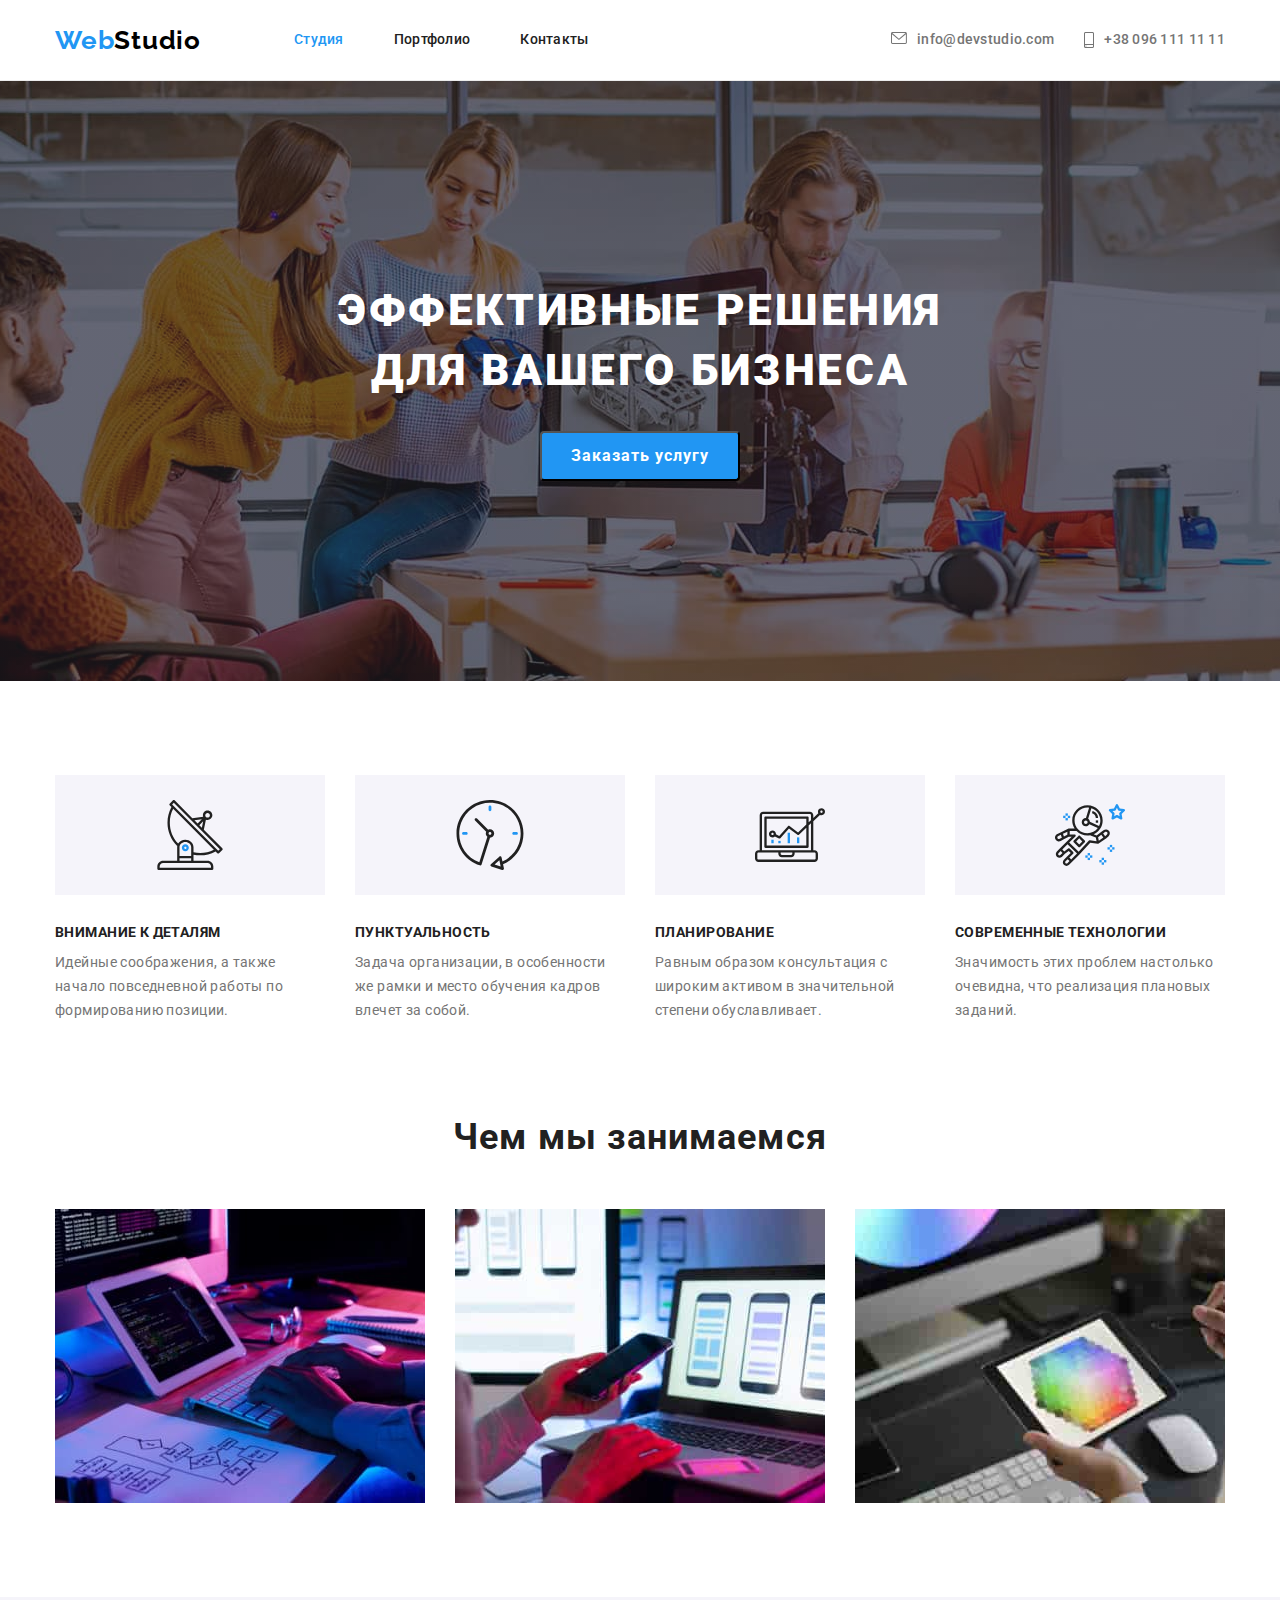
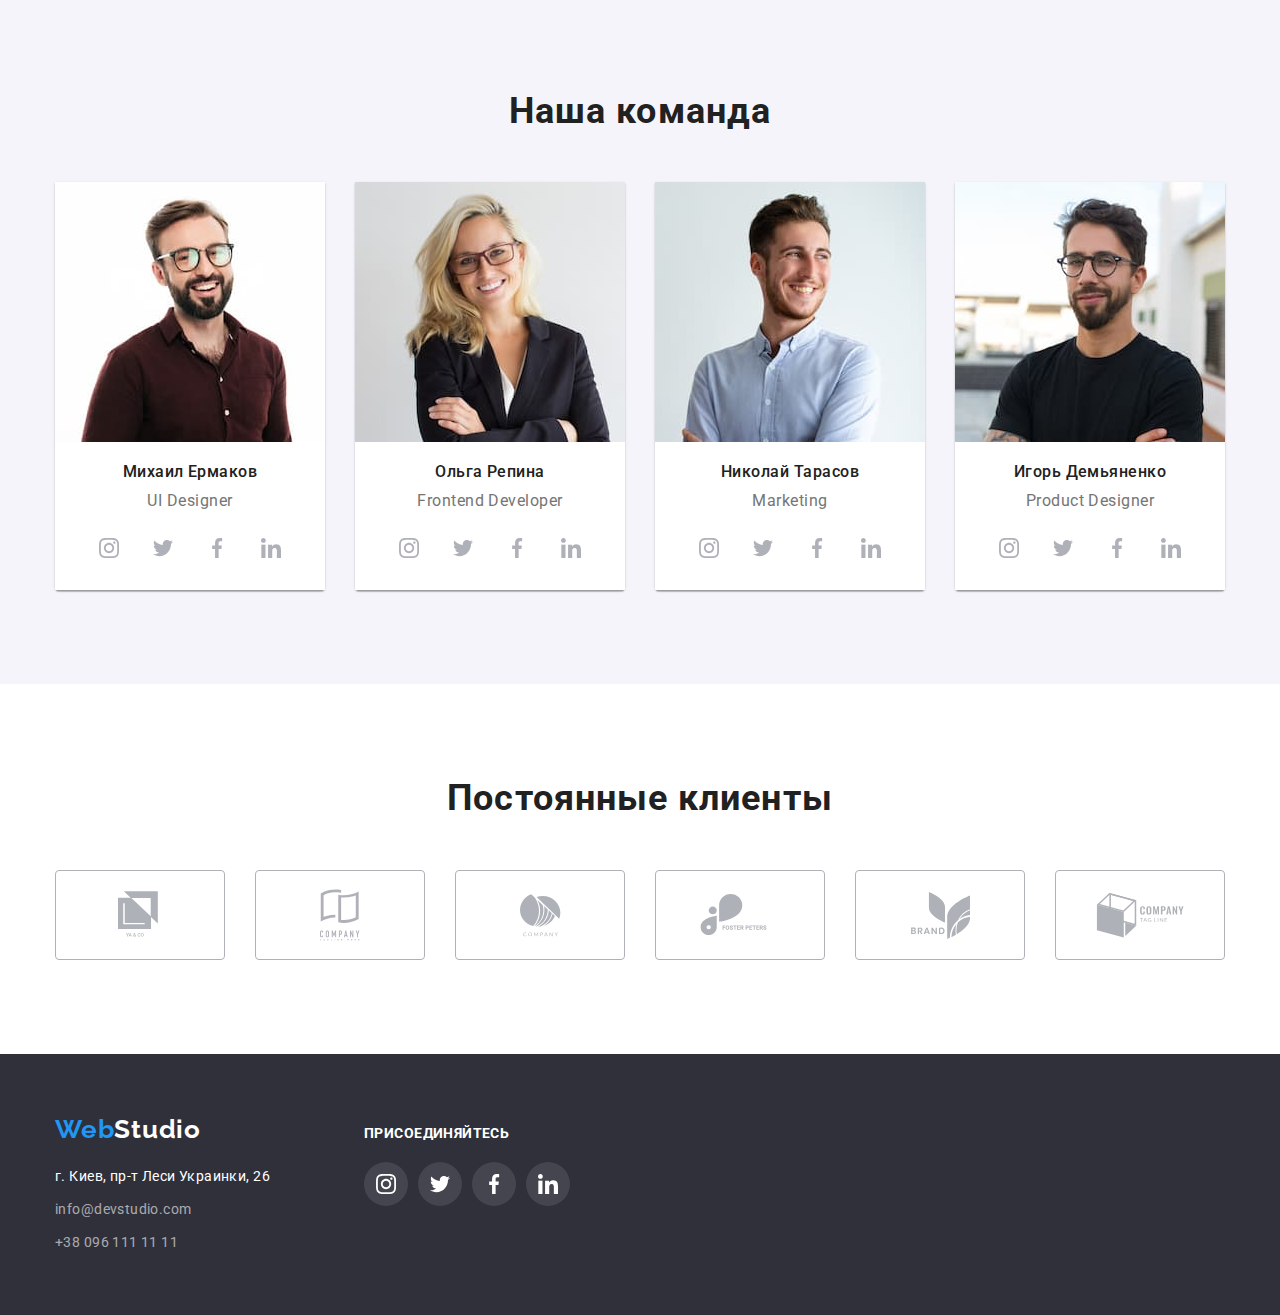
<file: index.html>
<!DOCTYPE html>
<html lang="ru">
<head>
    <meta charset="UTF-8">
    <meta http-equiv="X-UA-Compatible" content="IE=edge">
    <meta name="viewport" content="width=device-width, initial-scale=1.0">
    <title>WebStudio</title>
    <link rel="preconnect" href="https://fonts.gstatic.com">
    <link href="https://fonts.googleapis.com/css2?family=Raleway:wght@700&family=Roboto:wght@400;500;700;900&display=swap"
        rel="stylesheet">
    <link rel="stylesheet" href="https://cdnjs.cloudflare.com/ajax/libs/modern-normalize/1.0.0/modern-normalize.min.css">
    <link rel="stylesheet" href="./css/styles.css">
</head>
<body>

    <!-- Шапка сайта-->

    <header class="header">
        <div class="conteiner header-section">
            <nav class="nav-logo">
                <a class="logo nav-logo" href="./index.html">Web<span class="dark-logo nav-logo">Studio</span></a>
                <ul class="list-nav">
                    <li class="item"><a class="link link-current" href="./index.html">Студия</a></li>
                    <li class="item"><a class="link" href="./portfolio.html">Портфолио</a></li>
                    <li class="item"><a class="link" href="">Контакты</a></li>
                </ul>
            </nav>
                <ul class="list-contact">
                    <li class="item contact-item">
                        <a class="list-connection" href="mailto:info@devstudio.com">
                            <svg class="icon" width="16" height="12">
                                <use href="./images/sprite.svg#icon-envelope"></use>
                            </svg>
                            info@devstudio.com</a>
                    </li>
                    <li class="item contact-item">
                        <a class="list-connection" href="tel:+380961111111">
                        <svg class="icon" width="10" height="16">
                            <use href="./images/sprite.svg#icon-smartphone"></use>
                        </svg>
                        +38 096 111 11 11</a>
                    </li>
                </ul>
        </div>
    </header>
    <main>
        
        <!--Герой-->
        
        <section class="dark-bg-title overlay">
            <div class="conteiner hero">
                <h1 class="title">Эффективные решения для вашего бизнеса</h1>
                <button class="button" type="button">Заказать услугу</button>
            </div>
        </section>
        
    <!--Особенности-->
        
        <section class="bg-title-features">
            <div class="conteiner">
                <h2 class="visually-hidden">Особенности</h2>
                <ul class="list-features">
                    <li class="item-list">
                        <div class="icon-bg">
                            <svg class="icon">
                                <use href="./images/sprite.svg#icon-antenna"></use>
                            </svg>
                        </div>           
                        <h3 class="list-title">Внимание к деталям</h3>
                        <p>
                            Идейные соображения, а также начало повседневной работы по формированию позиции.
                        </p>
                    </li>
                    <li class="item-list">
                        <div class="icon-bg">
                            <svg class="icon">
                                <use href="./images/sprite.svg#icon-clock"></use>
                            </svg>
                        </div>
                        <h3 class="list-title">Пунктуальность</h3>
                        <p>
                            Задача организации, в особенности же рамки и место обучения кадров влечет за собой.
                        </p>
                    </li>
                    <li class="item-list">
                        <div class="icon-bg">
                            <svg class="icon">
                                <use href="./images/sprite.svg#icon-diagram"></use>
                            </svg>
                        </div>
                        <h3 class="list-title">Планирование</h3>
                        <p>
                            Равным образом консультация с широким активом в значительной степени обуславливает.
                        </p>
                    </li>
                    <li class="item-list">
                        <div class="icon-bg">
                            <svg class="icon">
                                <use href="./images/sprite.svg#icon-astronaut"></use>
                            </svg>
                        </div>
                        <h3 class="list-title">Современные технологии</h3>
                        <p>
                            Значимость этих проблем настолько очевидна, что реализация плановых заданий.
                        </p>
                    </li>
                </ul>
            </div>
        </section>
        
        <!--Чем мы занимаемся-->

        <section class="bg-title-work">
            <div class="conteiner">
                <h2 class="section-title">Чем мы занимаемся</h2>
                <ul class="list grid">
                    <li class="list-item grid-item"><img src="./images/box1.jpg" alt="box1" width="370"/></li>
                    <li class="list-item grid-item"><img src="./images/box2.jpg" alt="box2" width="370"/></li>
                    <li class="list-item grid-item"><img src="./images/box3.jpg" alt="box3" width="370"/></li>
                </ul>
            </div>
        </section>

        <!--Наша команда-->
        
        <section class="second-bg-color">
            <div class="conteiner">
                <h2 class="section-title">Наша команда</h2>
                    <ul class="list grid">
                        <li class="team-item grid-item">
                            <img src="./images/img1.jpg" alt="Фото дизайнера" width="270">
                            <div class="card-content">
                                <h3 class="team-member">Михаил Ермаков</h3>
                                <p class="team-member-position">UI Designer</p>
                                <ul class="list social-icons">
                                    <li class="social-icons-item">
                                        <a href="" class="social-icons-link" target="_blank" rel="noopener noreferer">
                                            <svg class="icon">
                                                <use href="./images/sprite.svg#icon-instagram"></use>
                                            </svg>
                                        </a>                                    
                                    </li>
                                    <li class="social-icons-item">
                                        <a href="" class="social-icons-link" target="_blank" rel="noopener noreferer">
                                            <svg class="icon">
                                                <use href="./images/sprite.svg#icon-twitter"></use>
                                            </svg>
                                        </a>
                                    </li>
                                    <li class="social-icons-item">
                                        <a href="" class="social-icons-link" target="_blank" rel="noopener noreferer">
                                            <svg class="icon">
                                                <use href="./images/sprite.svg#icon-facebook"></use>
                                            </svg>
                                        </a>
                                    </li>
                                    <li class="social-icons-item">
                                        <a href="" class="social-icons-link" target="_blank" rel="noopener noreferer">
                                            <svg class="icon">
                                                <use href="./images/sprite.svg#icon-linkedin"></use>
                                            </svg>
                                        </a>
                                    </li>
                                </ul>
                            </div>
                        </li>
                        <li class="team-item grid-item">
                            <img src="./images/img2.jpg" alt="Фото фронт-энд разработчика" width="270">
                            <div class="card-content">
                                <h3 class="team-member">Ольга Репина</h3>
                                <p class="team-member-position">Frontend Developer</p>
                                <ul class="list social-icons">
                                    <li class="social-icons-item">
                                        <a href="" class="social-icons-link" target="_blank" rel="noopener noreferer">
                                            <svg class="icon">
                                                <use href="./images/sprite.svg#icon-instagram"></use>
                                            </svg>
                                        </a>
                                    </li>
                                    <li class="social-icons-item">
                                        <a href="" class="social-icons-link" target="_blank" rel="noopener noreferer">
                                            <svg class="icon">
                                                <use href="./images/sprite.svg#icon-twitter"></use>
                                            </svg>
                                        </a>
                                    </li>
                                    <li class="social-icons-item">
                                        <a href="" class="social-icons-link" target="_blank" rel="noopener noreferer">
                                            <svg class="icon">
                                                <use href="./images/sprite.svg#icon-facebook"></use>
                                            </svg>
                                        </a>
                                    </li>
                                    <li class="social-icons-item">
                                        <a href="" class="social-icons-link" target="_blank" rel="noopener noreferer">
                                            <svg class="icon">
                                                <use href="./images/sprite.svg#icon-linkedin"></use>
                                            </svg>
                                        </a>
                                    </li>
                                </ul>
                            </div>
                        </li>
                        <li class="team-item grid-item">
                            <img src="./images/img3.jpg" alt="Фото маркетолога" width="270">
                            <div class="card-content">
                                <h3 class="team-member">Николай Тарасов</h3>
                                <p class="team-member-position">Marketing</p>
                                <ul class="list social-icons">
                                    <li class="social-icons-item">
                                        <a href="" class="social-icons-link" target="_blank" rel="noopener noreferer">
                                            <svg class="icon">
                                                <use href="./images/sprite.svg#icon-instagram"></use>
                                            </svg>
                                        </a>
                                    </li>
                                    <li class="social-icons-item">
                                        <a href="" class="social-icons-link" target="_blank" rel="noopener noreferer">
                                            <svg class="icon">
                                                <use href="./images/sprite.svg#icon-twitter"></use>
                                            </svg>
                                        </a>
                                    </li>
                                    <li class="social-icons-item">
                                        <a href="" class="social-icons-link" target="_blank" rel="noopener noreferer">
                                            <svg class="icon">
                                                <use href="./images/sprite.svg#icon-facebook"></use>
                                            </svg>
                                        </a>
                                    </li>
                                    <li class="social-icons-item">
                                        <a href="" class="social-icons-link" target="_blank" rel="noopener noreferer">
                                            <svg class="icon">
                                                <use href="./images/sprite.svg#icon-linkedin"></use>
                                            </svg>
                                        </a>
                                    </li>
                                </ul>
                            </div>
                        </li>
                        <li class="team-item grid-item">
                            <img src="./images/img4.jpg" alt="Фото дизайнера продукта" width="270">
                            <div class="card-content">
                                <h3 class="team-member">Игорь Демьяненко</h3>
                                <p class="team-member-position">Product Designer</p>
                                <ul class="list social-icons">
                                    <li class="social-icons-item">
                                        <a href="" class="social-icons-link" target="_blank" rel="noopener noreferer">
                                            <svg class="icon">
                                                <use href="./images/sprite.svg#icon-instagram"></use>
                                            </svg>
                                        </a>
                                    </li>
                                    <li class="social-icons-item">
                                        <a href="" class="social-icons-link" target="_blank" rel="noopener noreferer">
                                            <svg class="icon">
                                                <use href="./images/sprite.svg#icon-twitter"></use>
                                            </svg>
                                        </a>
                                    </li>
                                    <li class="social-icons-item">
                                        <a href="" class="social-icons-link" target="_blank" rel="noopener noreferer">
                                            <svg class="icon">
                                                <use href="./images/sprite.svg#icon-facebook"></use>
                                            </svg>
                                        </a>
                                    </li>
                                    <li class="social-icons-item">
                                        <a href="" class="social-icons-link" target="_blank" rel="noopener noreferer">
                                            <svg class="icon">
                                                <use href="./images/sprite.svg#icon-linkedin"></use>
                                            </svg>
                                        </a>
                                    </li>
                                </ul>
                            </div>
                        </li>
                    </ul>
            </div>
        </section>

        <!--Наши клиенты-->

        <section class="our-clients">
            <div class="conteiner">
                <h2 class="section-title">Постоянные клиенты</h2>
                <ul class="list client-list">
                    <li class="client-item">
                        <a href="" class="client-link" target="_blank" rel="noopener noreferer">
                            <svg class="icon-client" width="44" height="49">
                                <use href="./images/sprite.svg#icon-logo1"></use>
                            </svg>
                        </a>
                    </li>
                    <li class="client-item">
                        <a href="" class="client-link" target="_blank" rel="noopener noreferer">
                            <svg class="icon-client" width="40" height="52">
                                <use href="./images/sprite.svg#icon-logo2"></use>
                            </svg>
                        </a>
                    </li>
                    <li class="client-item">
                        <a href="" class="client-link" target="_blank" rel="noopener noreferer">
                            <svg class="icon-client" width="41" height="43">
                                <use href="./images/sprite.svg#icon-logo3"></use>
                            </svg>
                        </a>
                    </li>
                    <li class="client-item">
                        <a href="" class="client-link" target="_blank" rel="noopener noreferer">
                            <svg class="icon-client" width="80" height="42">
                                <use href="./images/sprite.svg#icon-logo4"></use>
                            </svg>
                        </a>
                    </li>
                    <li class="client-item">
                        <a href="" class="client-link" target="_blank" rel="noopener noreferer">
                            <svg class="icon-client" width="59" height="47">
                                <use href="./images/sprite.svg#icon-logo5"></use>
                            </svg>
                        </a>
                    </li>
                    <li class="client-item">
                        <a href="" class="client-link" target="_blank" rel="noopener noreferer">
                            <svg class="icon-client" width="89" height="45">
                                <use href="./images/sprite.svg#icon-logo6"></use>
                            </svg>
                        </a>
                    </li>
                </ul>
            </div>
        </section>
       
    </main>

    <!--Футер-->

    <footer class="dark-bg-footer">
        <div class="conteiner">
            <div class="footer-contacts">
                <a class="logo nav-logo" href="./index.html">Web<span class="light-logo nav-logo">Studio</span></a>
                <address class="address">
                    г. Киев, пр-т Леси Украинки, 26
                    <ul class="list-connection-footer">
                        <li class="list-connection-items"><a class="link link-connection"
                                href="mailto:info@devstudio.com">info@devstudio.com</a></li>
                        <li class="list-connection-items"><a class="link link-connection" href="tel:+380961111111">+38
                                096 111 11 11</a>
                        </li>
                    </ul>
                </address>
            </div>
            <div class="footer-social-icon">
                <h3 class="title-footer-icon">присоединяйтесь</h3>
                <ul class="list social-icons-footer">
                    <li class="icons-footer-item">
                        <a href="" class="icons-footer-link" target="_blank" rel="noopener noreferer">
                            <svg class="icon">
                                <use href="./images/sprite.svg#icon-instagram"></use>
                            </svg>
                        </a>
                    </li>
                    <li class="icons-footer-item">
                        <a href="" class="icons-footer-link" target="_blank" rel="noopener noreferer">
                            <svg class="icon">
                                <use href="./images/sprite.svg#icon-twitter"></use>
                            </svg>
                        </a>
                    </li>
                    <li class="icons-footer-item">
                        <a href="" class="icons-footer-link" target="_blank" rel="noopener noreferer">
                            <svg class="icon">
                                <use href="./images/sprite.svg#icon-facebook"></use>
                            </svg>
                        </a>
                    </li>
                    <li class="icons-footer-item">
                        <a href="" class="icons-footer-link" target="_blank" rel="noopener noreferer">
                            <svg class="icon">
                                <use href="./images/sprite.svg#icon-linkedin"></use>
                            </svg>
                        </a>
                    </li>
                </ul>
            </div>
        </div>
    </footer>
</body>
</html>
</file>
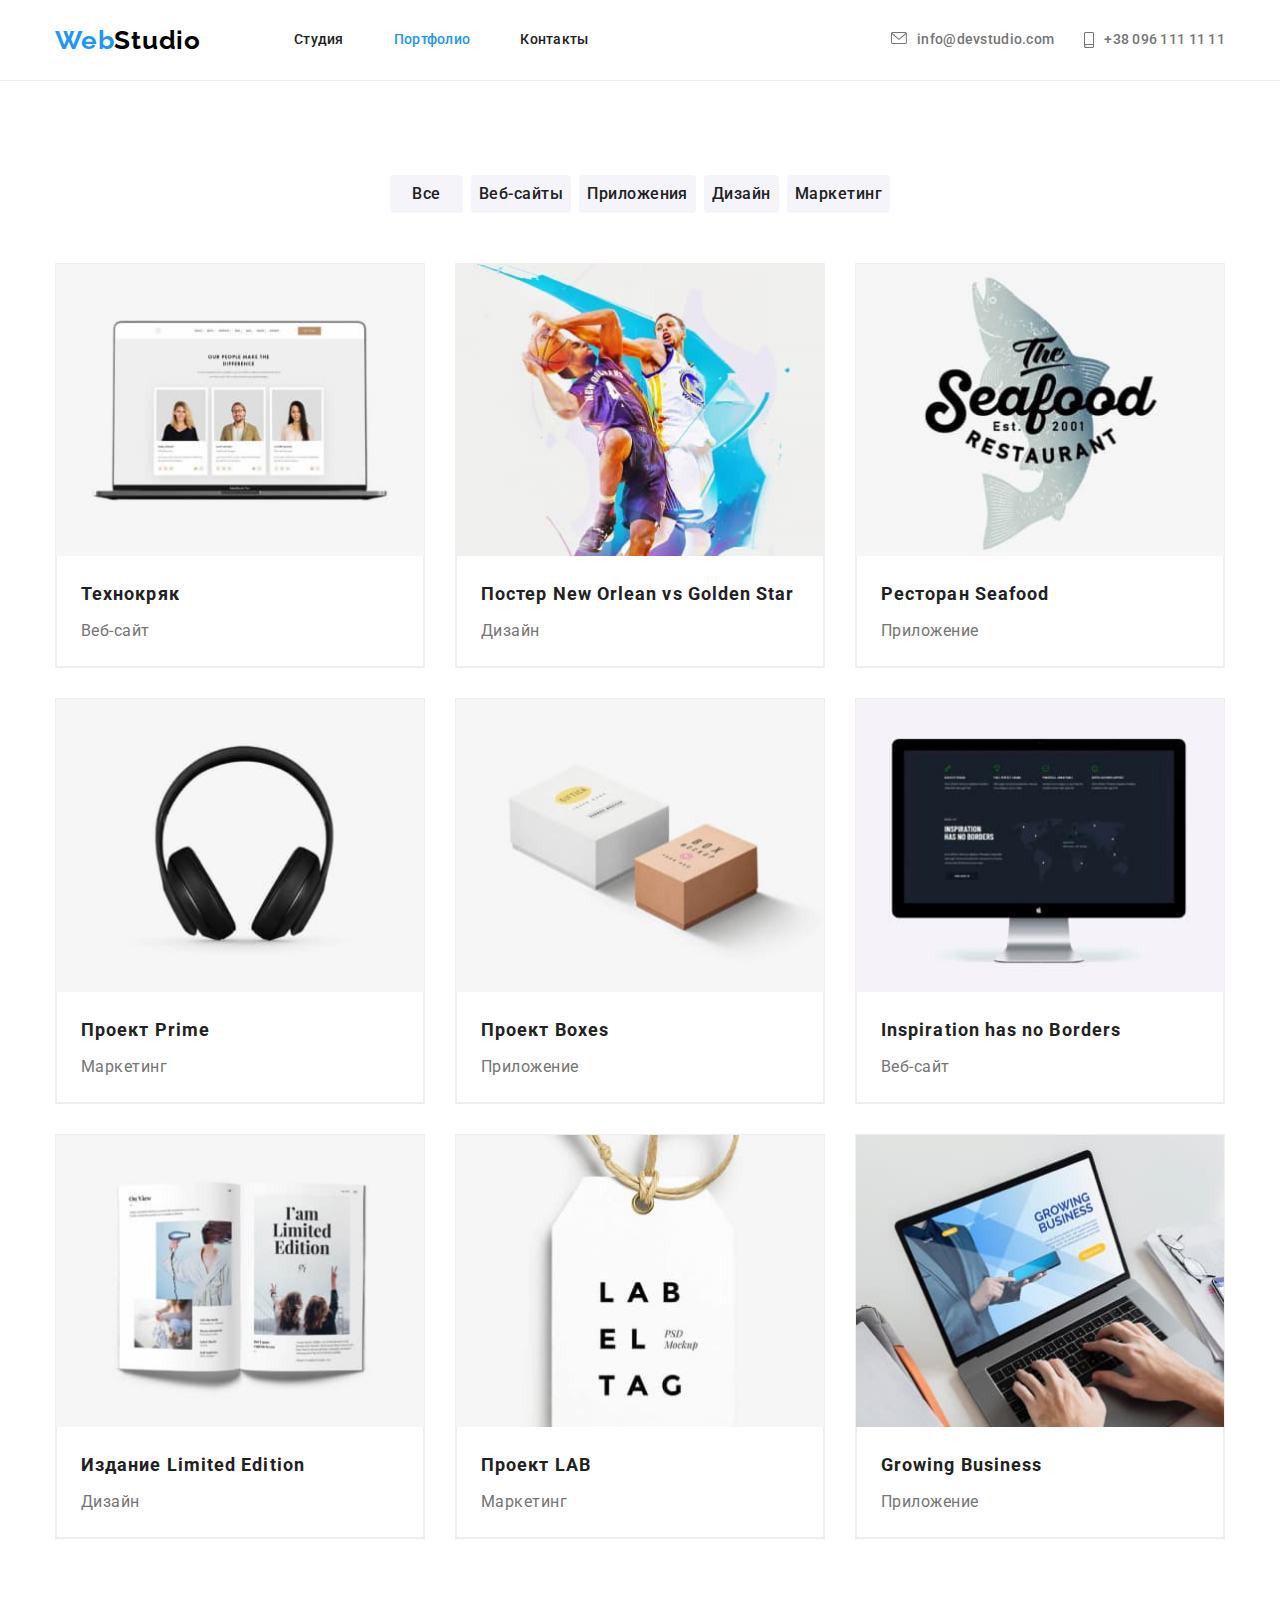
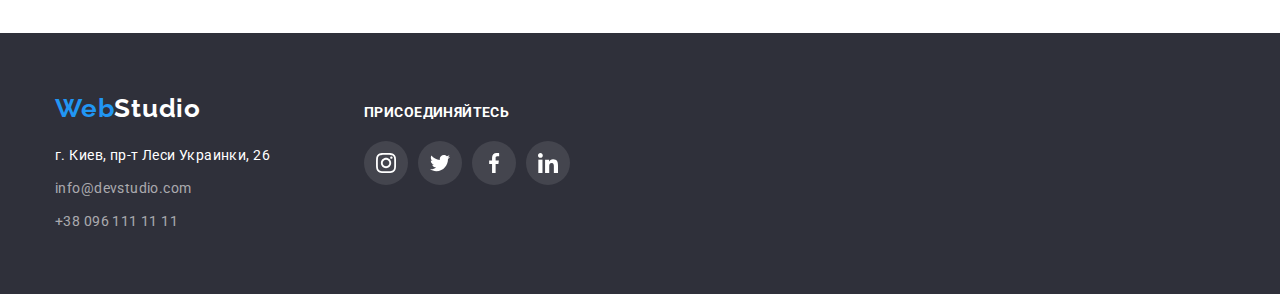
<file: portfolio.html>
<!DOCTYPE html>
<html lang="ru">

<head>
    <meta charset="UTF-8">
    <meta http-equiv="X-UA-Compatible" content="IE=edge">
    <meta name="viewport" content="width=device-width, initial-scale=1.0">
    <title>portfolio</title>
    <link rel="stylesheet"
        href="https://cdnjs.cloudflare.com/ajax/libs/modern-normalize/1.0.0/modern-normalize.min.css">
    <link rel="preconnect" href="https://fonts.gstatic.com">
    <link
        href="https://fonts.googleapis.com/css2?family=Raleway:wght@700&family=Roboto:wght@400;500;700;900&display=swap"
        rel="stylesheet">
    <link rel="stylesheet" href="./css/styles.css">
</head>

<body>

    <!-- Шапка сайта-->

    <header class="header">
        <div class="conteiner header-section">
            <nav class="nav-logo">
                <a class="logo nav-logo" href="./index.html">Web<span class="dark-logo nav-logo">Studio</span></a>
                <ul class="list-nav">
                    <li class="item"><a class="link" href="./index.html">Студия</a></li>
                    <li class="item"><a class="link link-current" href="./portfolio.html">Портфолио</a></li>
                    <li class="item"><a class="link" href="">Контакты</a></li>
                </ul>
            </nav>
            <ul class="list-contact">
                <li class="item contact-item">
                    <a class="list-connection" href="mailto:info@devstudio.com">
                        <svg class="icon" width="16" height="12">
                            <use href="./images/sprite.svg#icon-envelope"></use>
                        </svg>
                        info@devstudio.com</a>
                </li>
                <li class="item contact-item">
                    <a class="list-connection" href="tel:+380961111111">
                        <svg class="icon" width="10" height="16">
                            <use href="./images/sprite.svg#icon-smartphone"></use>
                        </svg>
                        +38 096 111 11 11</a>
                </li>
            </ul>
        </div>
    </header>

    <main>
        <section class="main-bg-color">
            <div class="conteiner">
                <h1 class="visually-hidden">Фильтр</h1>
                <ul class="list button-list">
                    <li class="button-item"><button class="portfolio-button" type="button">Все</button></li>
                    <li class="button-item"><button class="portfolio-button" type="button">Веб-сайты</button></li>
                    <li class="button-item"><button class="portfolio-button" type="button">Приложения</button></li>
                    <li class="button-item"><button class="portfolio-button" type="button">Дизайн</button></li>
                    <li class="button-item"><button class="portfolio-button" type="button">Маркетинг</button></li>
                </ul>
                
                <ul class="list grid">                    
                    <li class="project-item grid-project">
                        <a href="" class="project-link">
                            <img src="./images/portfolio/img1.jpg" alt="Фото ноутбука" width="370" height="294">
                            <div class="card-portfolio-content">
                                <h2 class="portfolio-title">Технокряк</h2>
                                <p class="portfolio-text">Веб-сайт</p>
                            </div>
                        </a>
                    </li>       
                    <li class="project-item grid-project">
                        <a href="" class="project-link">
                            <img src="./images/portfolio/img2.jpg" alt="Фото баскетболистов" width="370" height="294">
                            <div class="card-portfolio-content">
                                <h2 class="portfolio-title">Постер New Orlean vs Golden Star</h2>
                                <p class="portfolio-text">Дизайн</p>
                            </div>
                        </a>
                    </li>           
                    <li class="project-item grid-project">
                        <a href="" class="project-link">
                            <img src="./images/portfolio/img3.jpg" alt="Фото логотипа рыбного ресторана" width="370" height="294">
                            <div class="card-portfolio-content">
                                <h2 class="portfolio-title">Ресторан Seafood</h2>
                                <p class="portfolio-text">Приложение</p>
                            </div>
                        </a>
                    </li>                
                    <li class="project-item grid-project">
                        <a href="" class="project-link">
                            <img src="./images/portfolio/img4.jpg" alt="Фото наушников" width="370" height="294">
                            <div class="card-portfolio-content">
                                <h2 class="portfolio-title">Проект Prime</h2>
                                <p class="portfolio-text">Маркетинг</p>
                            </div>
                        </a>
                    </li>                
                    <li class="project-item grid-project">
                        <a href="" class="project-link">
                            <img src="./images/portfolio/img5.jpg" alt="Фото двух коробок" width="370" height="294">
                            <div class="card-portfolio-content">
                                <h2 class="portfolio-title">Проект Boxes</h2>
                                <p class="portfolio-text">Приложение</p>
                            </div>
                        </a>
                    </li>                
                    <li class="project-item grid-project">
                        <a href="" class="project-link">
                            <img src="./images/portfolio/img6.jpg" alt="Фото монитора" width="370" height="294">
                            <div class="card-portfolio-content">
                                <h2 class="portfolio-title">Inspiration has no Borders</h2>
                                <p class="portfolio-text">Веб-сайт</p>
                            </div>
                        </a>
                    </li>                
                    <li class="project-item grid-project">
                        <a href="" class="project-link">
                            <img src="./images/portfolio/img7.jpg" alt="Фото раскрытой книги" width="370" height="294">
                            <div class="card-portfolio-content">
                                <h2 class="portfolio-title">Издание Limited Edition</h2>
                                <p class="portfolio-text">Дизайн</p>
                            </div>
                        </a>
                    </li>                 
                    <li class="project-item grid-project">
                        <a href="" class="project-link">
                            <img src="./images/portfolio/img8.jpg" alt="Фото бирки" width="370" height="294">
                            <div class="card-portfolio-content">
                                <h2 class="portfolio-title">Проект LAB</h2>
                                <p class="portfolio-text">Маркетинг</p>
                            </div>
                        </a>
                    </li>
                    <li class="project-item grid-project">
                        <a href="" class="project-link">
                            <img src="./images/portfolio/img9.jpg" alt="Фото ноутбука с сайтом" width="370" height="294">
                            <div class="card-portfolio-content">
                                <h2 class="portfolio-title">Growing Business</h2>
                                <p class="portfolio-text">Приложение</p>
                            </div>
                        </a>
                    </li>                    
                </ul>
            </div>
        </section>
    </main>

    <!--Футер-->

    <footer class="dark-bg-footer">
        <div class="conteiner">
            <div class="footer-contacts">
                <a class="logo nav-logo" href="./index.html">Web<span class="light-logo nav-logo">Studio</span></a>
                <address class="address">
                    г. Киев, пр-т Леси Украинки, 26
                    <ul class="list-connection-footer">
                        <li class="list-connection-items"><a class="link link-connection"
                                href="mailto:info@devstudio.com">info@devstudio.com</a></li>
                        <li class="list-connection-items"><a class="link link-connection" href="tel:+380961111111">+38
                                096 111 11 11</a>
                        </li>
                    </ul>
                </address>
            </div>
            <div class="footer-social-icon">
                <h3 class="title-footer-icon">присоединяйтесь</h3>
                <ul class="list social-icons-footer">
                    <li class="icons-footer-item">
                        <a href="" class="icons-footer-link" target="_blank" rel="noopener noreferer">
                            <svg class="icon">
                                <use href="./images/sprite.svg#icon-instagram"></use>
                            </svg>
                        </a>
                    </li>
                    <li class="icons-footer-item">
                        <a href="" class="icons-footer-link" target="_blank" rel="noopener noreferer">
                            <svg class="icon">
                                <use href="./images/sprite.svg#icon-twitter"></use>
                            </svg>
                        </a>
                    </li>
                    <li class="icons-footer-item">
                        <a href="" class="icons-footer-link" target="_blank" rel="noopener noreferer">
                            <svg class="icon">
                                <use href="./images/sprite.svg#icon-facebook"></use>
                            </svg>
                        </a>
                    </li>
                    <li class="icons-footer-item">
                        <a href="" class="icons-footer-link" target="_blank" rel="noopener noreferer">
                            <svg class="icon">
                                <use href="./images/sprite.svg#icon-linkedin"></use>
                            </svg>
                        </a>
                    </li>
                </ul>
            </div>
        </div>
    </footer>
</body>

</html>
</file>
<file: css/styles.css>
:root {
  --main-text-color: #757575;
  --second-text-color: #212121;
  --accent-color: #2196f3;
  --title-color: #ffffff;
  --dark-bg-color: #2f303a;
  --main-bg-color: #e5e5e5;
  --second-bg-color: #f5f4fa;
  --footer-link-color: rgba(255, 255, 255, 0.6);
  --team-icon-color: #afb1b8;
  --logo-font: "Raleway", sans-serif;
  --grid-item: 1;
}

html {
  box-sizing: border-box;
}

*,
*::after,
*::before {
  box-sizing: inherit;
}

body {
  margin-right: auto;
  margin-left: auto;

  font-family: "Roboto", sans-serif;
  font-style: normal;
  font-weight: 400;
  font-size: 14px;
  line-height: 1.71;
  letter-spacing: 0.03em;
  color: var (--main-text-color);
}

.visually-hidden {
  position: absolute !important;
  clip: rect(1px 1px 1px 1px);
  clip: rect(1px, 1px, 1px, 1px);
  padding: 0 !important;
  border: 0 !important;
  height: 1px !important;
  width: 1px !important;
  overflow: hidden;
}

h1,
h2,
h3,
h4,
h5,
h6,
p {
  margin-top: 0;
  margin-bottom: 0;
}

img {
  display: block;
  max-width: 100%;
  height: auto;
}

.header {
  background-color: var(--title-color);
  border-bottom: 1px solid #ececec;
}

.conteiner {
  width: 1200px;
  padding-right: 15px;
  padding-left: 15px;
  margin-left: auto;
  margin-right: auto;
}

.grid {
  display: flex;
  flex-wrap: wrap;
  margin-right: -30px;
  margin-top: -30px;
}

.grid-item {
  flex-basis: calc((100% - 30px * var(--grid-item)) / var(--grid-item));
  margin-right: 30px;
  margin-top: 30px;
}

.grid-project {
  flex-basis: calc((100% - 30px * var(--grid-item)) / var(--grid-item));
  margin-right: 30px;
  margin-top: 30px;
}

.bg-title-features {
  padding-top: 94px;
}

.bg-title-work,
.second-bg-color,
.main-bg-color,
.our-clients {
  padding-top: 94px;
  padding-bottom: 94px;
}

.header-section {
  display: flex;
  align-items: center;
}

.nav-logo {
  display: flex;
  align-items: center;

  font-weight: 700;
  font-size: 26px;
  line-height: 1.19;
  letter-spacing: 0.03em;
}

.logo {
  margin-right: 93px;

  font-family: var(--logo-font);
  color: var(--accent-color);
  text-decoration: none;
}

.dark-logo {
  font-family: var(--logo-font);
  color: #000000;
  text-decoration: none;
}

.list-nav,
.list-contact,
.list-features,
.client-list {
  display: flex;
  margin-bottom: 0;
  margin-top: 0;
  margin-left: auto;
  padding-left: 0;
  list-style: none;
}

.light-logo {
  font-family: var(--logo-font);
  color: #ffffff;
  text-decoration: none;
}

.link {
  display: block;
  padding-top: 32px;
  padding-bottom: 32px;

  font-weight: 500;
  font-size: 14px;
  line-height: 1.14;
  letter-spacing: 0.02em;
  text-decoration: none;
  color: var(--second-text-color);
}

.link-current {
  color: var(--accent-color);
}

.link:hover,
.link:focus {
  color: var(--accent-color);
}

.list-item {
  --grid-item: 3;
}

.team-item {
  --grid-item: 4;
}

.project-item {
  --grid-item: 3;
}

.list-connection:hover,
.list-connection:focus {
  color: var(--accent-color);
}

.portfolio-button:hover,
.portfolio-button:focus {
  color: var(--title-color);
  background-color: var(--accent-color);
  box-shadow: 0px 3px 1px rgba(0, 0, 0, 0.1), 0px 1px 2px rgba(0, 0, 0, 0.08),
    0px 2px 2px rgba(0, 0, 0, 0.12);
}

.button {
  display: inline-block;
  min-width: 200px;
  height: 50px;
  align-items: center;
  justify-content: center;

  font-weight: 700;
  font-size: 16px;
  line-height: 1.87;
  letter-spacing: 0.06em;
  color: var(--title-color);
  background-color: var(--accent-color);
  cursor: pointer;
  border-radius: 4px;
}

.portfolio-button {
  display: inline-block;
  min-width: 73px;
  height: 38px;

  font-weight: 500;
  font-size: 16px;
  line-height: 1.62;
  text-align: center;
  letter-spacing: 0.03em;
  color: var(--second-text-color);
  background-color: var(--second-bg-color);
  cursor: pointer;
  border-color: transparent;
  border-radius: 4px;
}

.list-connection .icon {
  margin-right: 10px;
  fill: var(--main-text-color);
}

.list-connection:hover .icon,
.list-connection:focus .icon {
  fill: var(--accent-color);
}

.overlay {
  max-width: 1600px;
  height: 600px;
  margin-right: auto;
  margin-left: auto;
  background-image: linear-gradient(
      rgba(47, 48, 58, 0.4),
      rgba(47, 48, 58, 0.4)
    ),
    url("../images/bg-image.jpg");
  background-position: center;
  background-size: cover;
  background-repeat: no-repeat;
}

.list .social-icons {
  display: inline-flex;
  margin-top: 16px;
}

.social-icons-link {
  display: flex;
  justify-content: center;
  align-items: center;
  width: 44px;
  height: 44px;
  border-radius: 50%;
  background-color: var(--title-color);
}

.social-icons .icon {
  width: 20px;
  height: 20px;
  fill: var(--team-icon-color);
}

.social-icons-link:hover .icon,
.social-icons-link:focus .icon {
  fill: var(--title-color);
}
.social-icons-link:hover,
.social-icons-link:focus {
  background-color: var(--accent-color);
}

.social-icons-item + .social-icons-item {
  margin-left: 10px;
}

.client-list .icon-client {
  fill: var(--team-icon-color);
}

.client-link {
  display: flex;
  justify-content: center;
  align-items: center;
  width: 170px;
  height: 90px;
  border: 1px solid var(--team-icon-color);
  border-radius: 4px;
}

.client-link:hover .icon-client,
.client-link:focus .icon-client {
  fill: var(--accent-color);
}

.client-link:hover,
.client-link:focus {
  background-color: var(--title-color);
  border: 1px solid var(--accent-color);
}

.client-item + .client-item {
  margin-left: 30px;
}

.dark-bg-title {
  padding-top: 200px;
  padding-bottom: 200px;
}

.dark-bg-title,
.dark-bg-footer {
  background-color: var(--dark-bg-color);
}

.dark-bg-footer {
  padding-top: 60px;
  padding-bottom: 60px;
}

.bg-title .main-bg-color {
  background-color: var(--main-bg-color);
}
.second-bg-color {
  background-color: var(--second-bg-color);
}

.list-title {
  margin-top: 30px;
  margin-bottom: 10px;

  font-weight: 700;
  font-size: 14px;
  line-height: 1.14;
  text-transform: uppercase;
  color: var(--second-text-color);
}

.list-nav .item:not(:last-child) {
  margin-right: 50px;
}

.list-contact .item:not(:last-child) {
  margin-right: 30px;
}

.list-features .item-list:not(:last-child) {
  margin-right: 30px;
}

.list .button-item:not(:last-child) {
  margin-right: 8px;
}

.list-connection-footer .list-connection-items:not(:first-child) {
  margin-top: 9px;
}

.list,
.list-connection,
.list-connection-footer {
  display: flex;
  padding-left: 0;
  margin-bottom: 0;
  list-style: none;
}

.item-list .icon {
  width: 70px;
  height: 70px;
}

.item-list .icon-bg {
  display: flex;
  justify-content: center;
  align-items: center;
  width: 270px;
  height: 120px;
  background-color: var(--second-bg-color);
}

.item-list {
  width: 270px;

  font-size: 14px;
  line-height: 1.71;
  color: var(--main-text-color);
}

.dark-bg-footer > .conteiner {
  display: flex;
  align-items: baseline;
}

.footer-social-icon {
  display: inline-block;
  margin-left: 70px;
}

.title-footer-icon {
  font-weight: 700;
  font-size: 14px;
  line-height: 1.14;
  text-transform: uppercase;
  color: var(--title-color);
}

.icons-footer-link {
  display: flex;
  justify-content: center;
  align-items: center;
  width: 44px;
  height: 44px;
  border-radius: 50%;
  background-color: rgba(255, 255, 255, 0.1);
}

.social-icons-footer .icon {
  width: 20px;
  height: 20px;
  fill: var(--title-color);
}

.icons-footer-link:hover .icon,
.icons-footer-link:focus .icon {
  fill: var(--title-color);
}
.icons-footer-link:hover,
.icons-footer-link:focus {
  background-color: var(--accent-color);
}

.icons-footer-item + .icons-footer-item {
  margin-left: 10px;
}

.social-icons-footer {
  margin-top: 20px;
}

.hero {
  display: flex;
  flex-direction: column;
  justify-content: center;
  align-items: center;
  text-align: center;
  margin-bottom: 0;
}

.title {
  max-width: 696px;
  margin-bottom: 30px;

  font-weight: 900;
  font-size: 44px;
  line-height: 1.36;
  text-align: center;
  letter-spacing: 0.06em;
  text-transform: uppercase;
  color: var(--title-color);
}

.section-title {
  margin-bottom: 50px;

  font-weight: 700;
  font-size: 36px;
  line-height: 1.16;
  text-align: center;
  letter-spacing: 0.03em;
  color: var(--second-text-color);
}

.portfolio-title {
  font-weight: 700;
  font-size: 18px;
  line-height: 2;
  letter-spacing: 0.06em;
  color: var(--second-text-color);
}

.portfolio-text {
  font-size: 16px;
  line-height: 1.87;
  letter-spacing: 0.03em;
  color: var(--main-text-color);
}

.second-title {
  font-weight: 700;
  font-size: 36px;
  line-height: 1.16;
  text-align: center;
  letter-spacing: 0.03em;
  color: var(--second-text-color);
}

.list-connection {
  display: inline-flex;
  padding-top: 32px;
  padding-bottom: 32px;

  text-decoration: none;
  font-weight: 500;
  font-size: 14px;
  line-height: 1.14;
  letter-spacing: 0.02em;
  color: var(--main-text-color);
}

.list-connection-footer {
  display: block;
  margin-top: 9px;
}

.button-list {
  justify-content: center;
  margin-top: 0;
  margin-bottom: 50px;
}

.project-item {
  background: var(--title-color);
  border: 1px solid #eeeeee;
}

.project-link {
  display: block;
  text-decoration: none;
}

.project-item:hover .project-link,
.project-item:focus .project-link {
  box-shadow: 0px 1px 1px rgba(0, 0, 0, 0.12), 0px 4px 4px rgba(0, 0, 0, 0.06),
    1px 4px 6px rgba(0, 0, 0, 0.16);
}

.team-item {
  text-align: center;
  box-shadow: 0px 1px 3px rgba(0, 0, 0, 0.12), 0px 1px 1px rgba(0, 0, 0, 0.14),
    0px 2px 1px rgba(0, 0, 0, 0.2);
  border-radius: 0px 0px 4px 4px;
}

.card-content {
  padding: 20px;
  background-color: var(--title-color);
}

.team-member {
  font-weight: 500;
  font-size: 16px;
  line-height: 1.19;
  letter-spacing: 0.03em;
  color: var(--second-text-color);
}

.team-member-position {
  margin-top: 10px;

  font-weight: 400;
  font-size: 16px;
  line-height: 1.19;
  letter-spacing: 0.03em;
  color: var(--main-text-color);
}

.address {
  margin-top: 20px;

  font-style: normal;
  font-weight: 400;
  font-size: 14px;
  line-height: 1.71;
  letter-spacing: 0.03em;
  color: var(--title-color);
}

.link-connection {
  padding-top: 0;
  padding-bottom: 0;
  font-weight: 400;
  font-size: 14px;
  line-height: 1.71;
  letter-spacing: 0.03em;
  color: var(--footer-link-color);
}

.footer-logo {
  padding-top: 60px;
}

.card-portfolio-content {
  padding-top: 20px;
  padding-right: 24px;
  padding-bottom: 20px;
  padding-left: 24px;
  background-color: var(--title-color);
  border-right: 1px solid #eeeeee;
  border-left: 1px solid #eeeeee;
  border-bottom: 1px solid #eeeeee;
}

.portfolio-text {
  margin-top: 4px;
}
</file>
